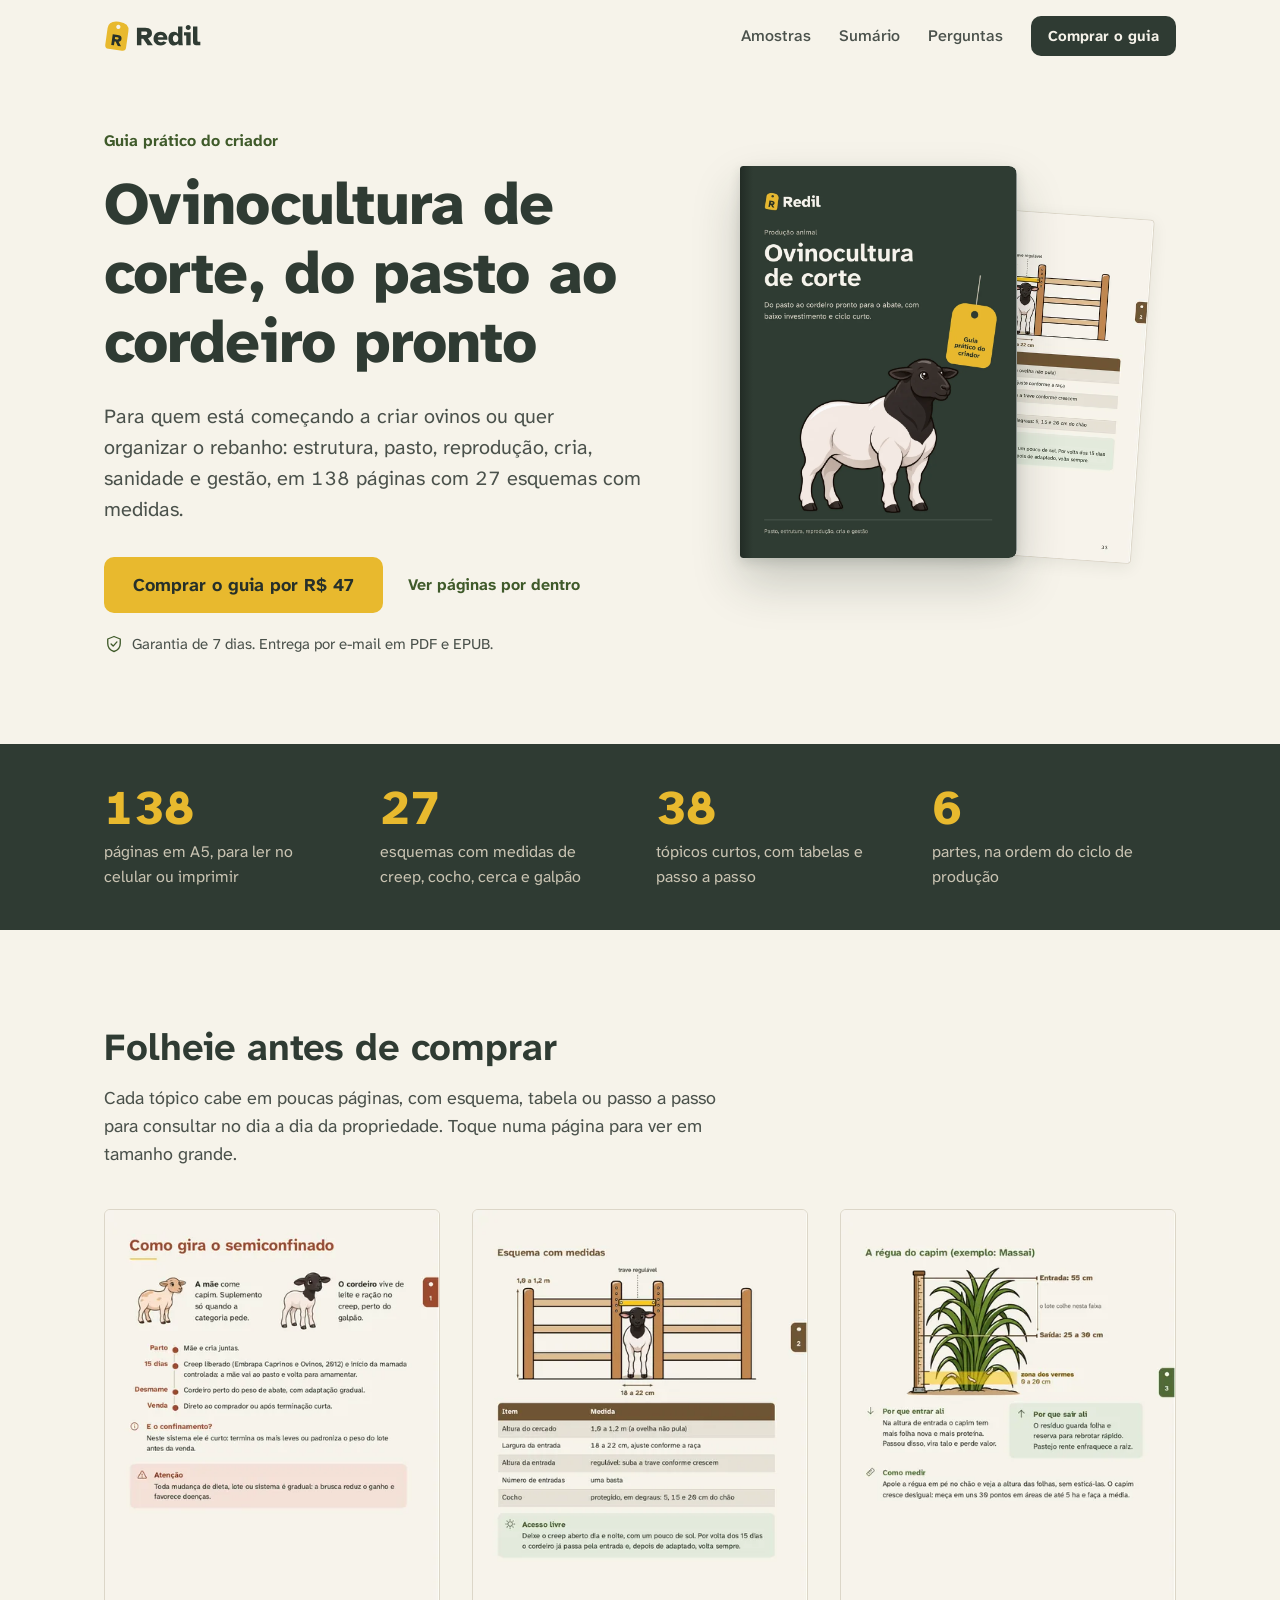
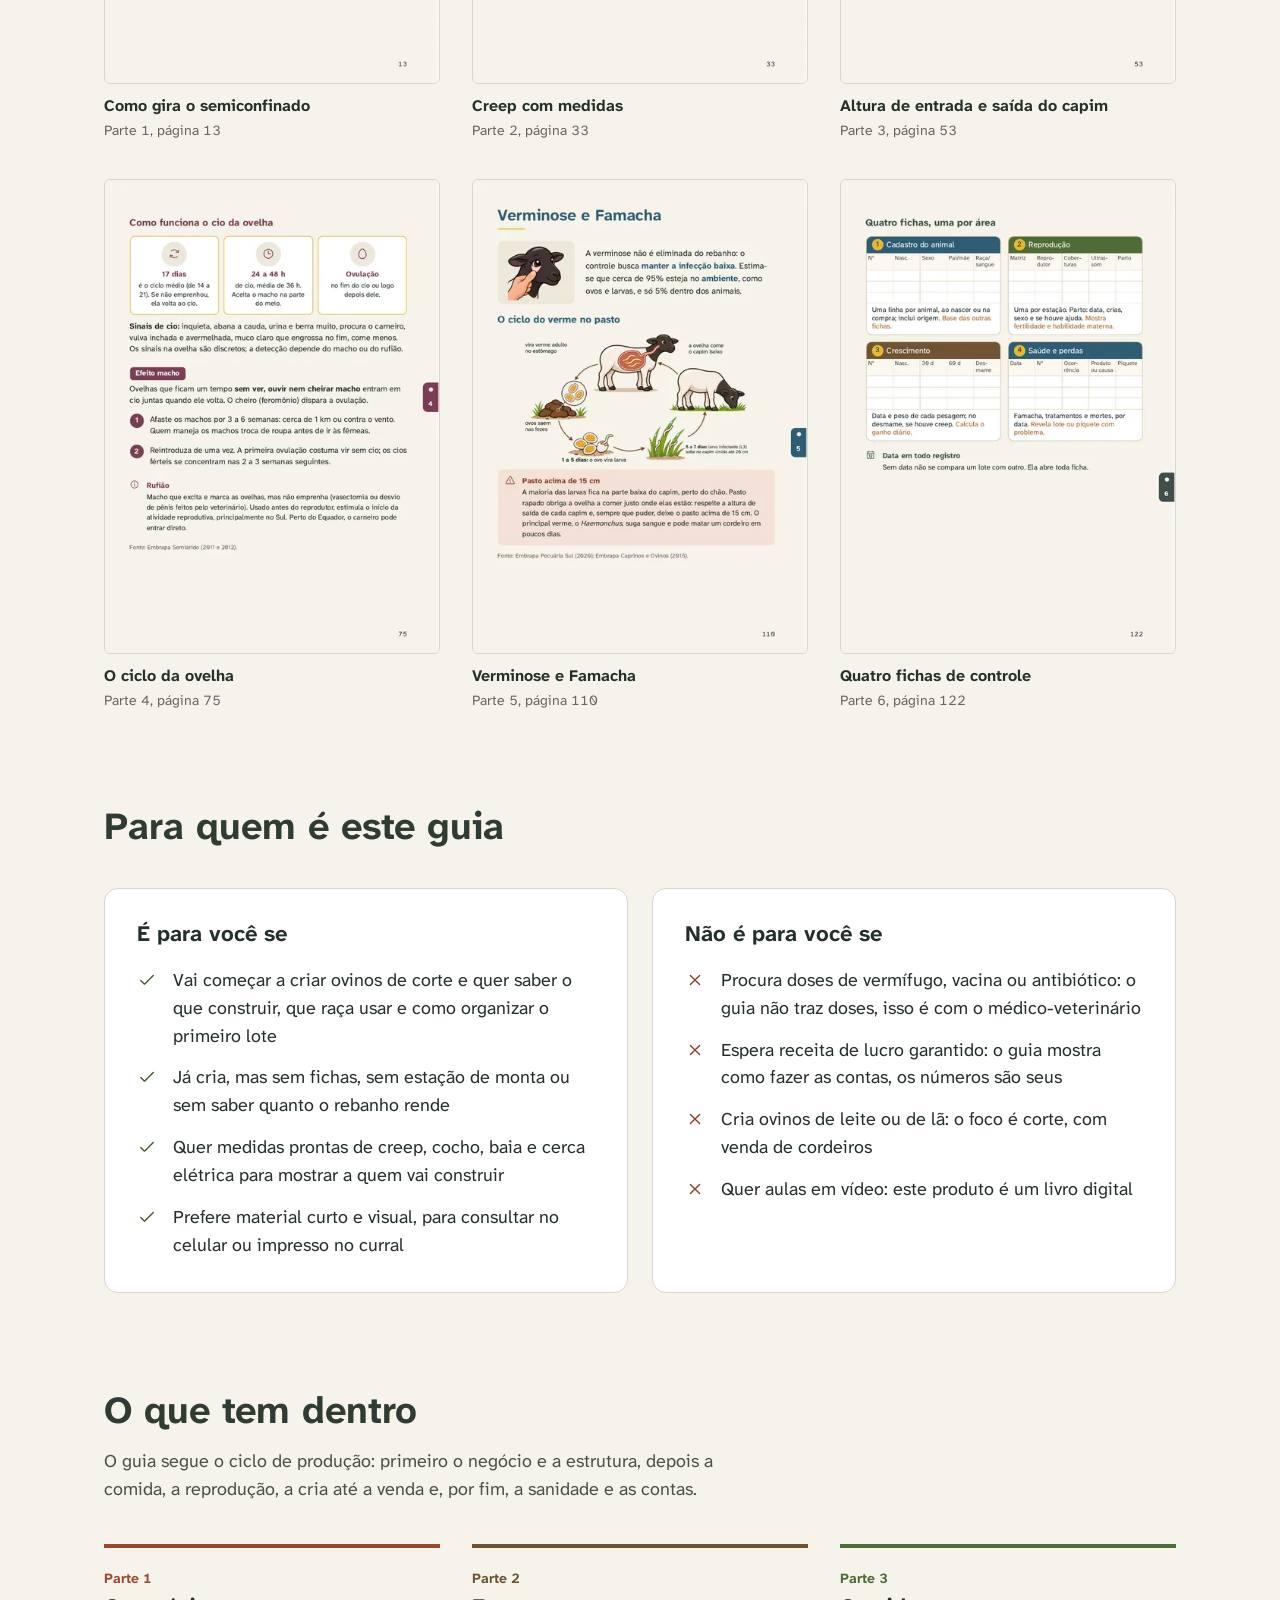
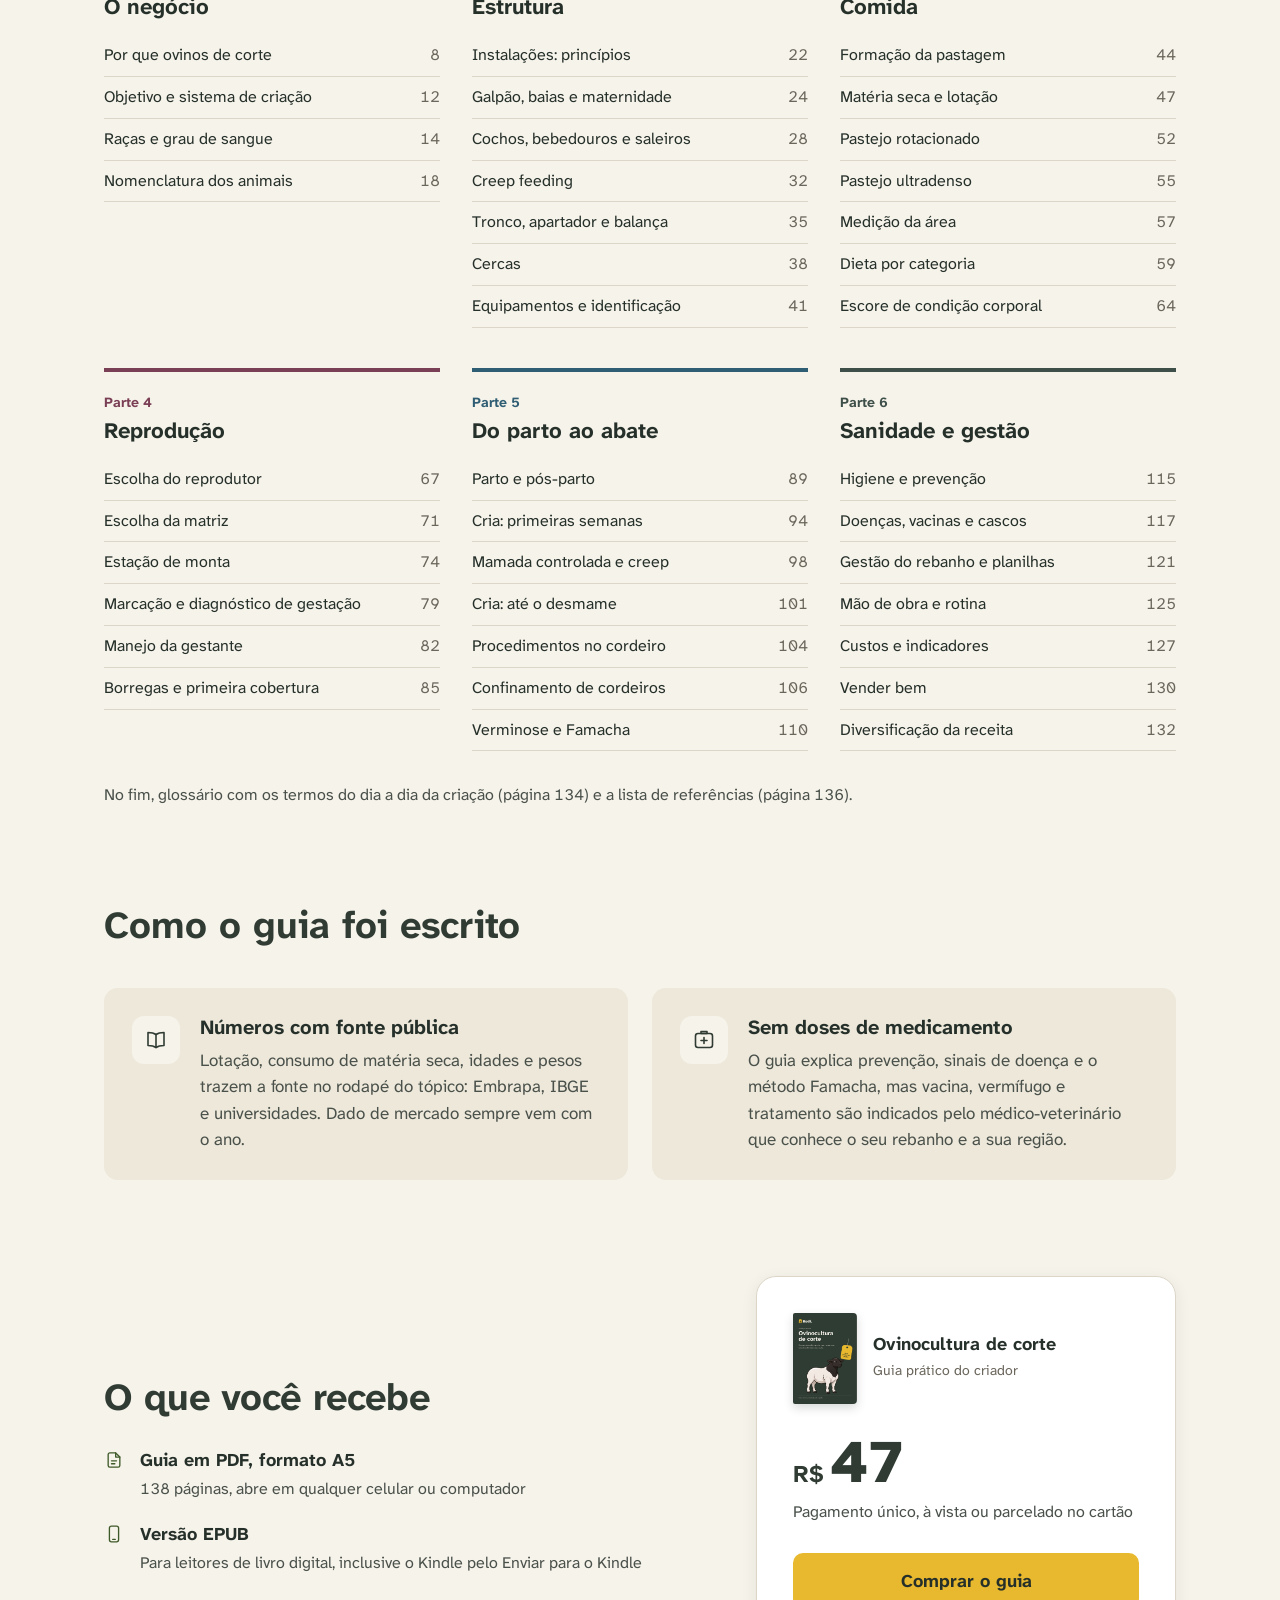
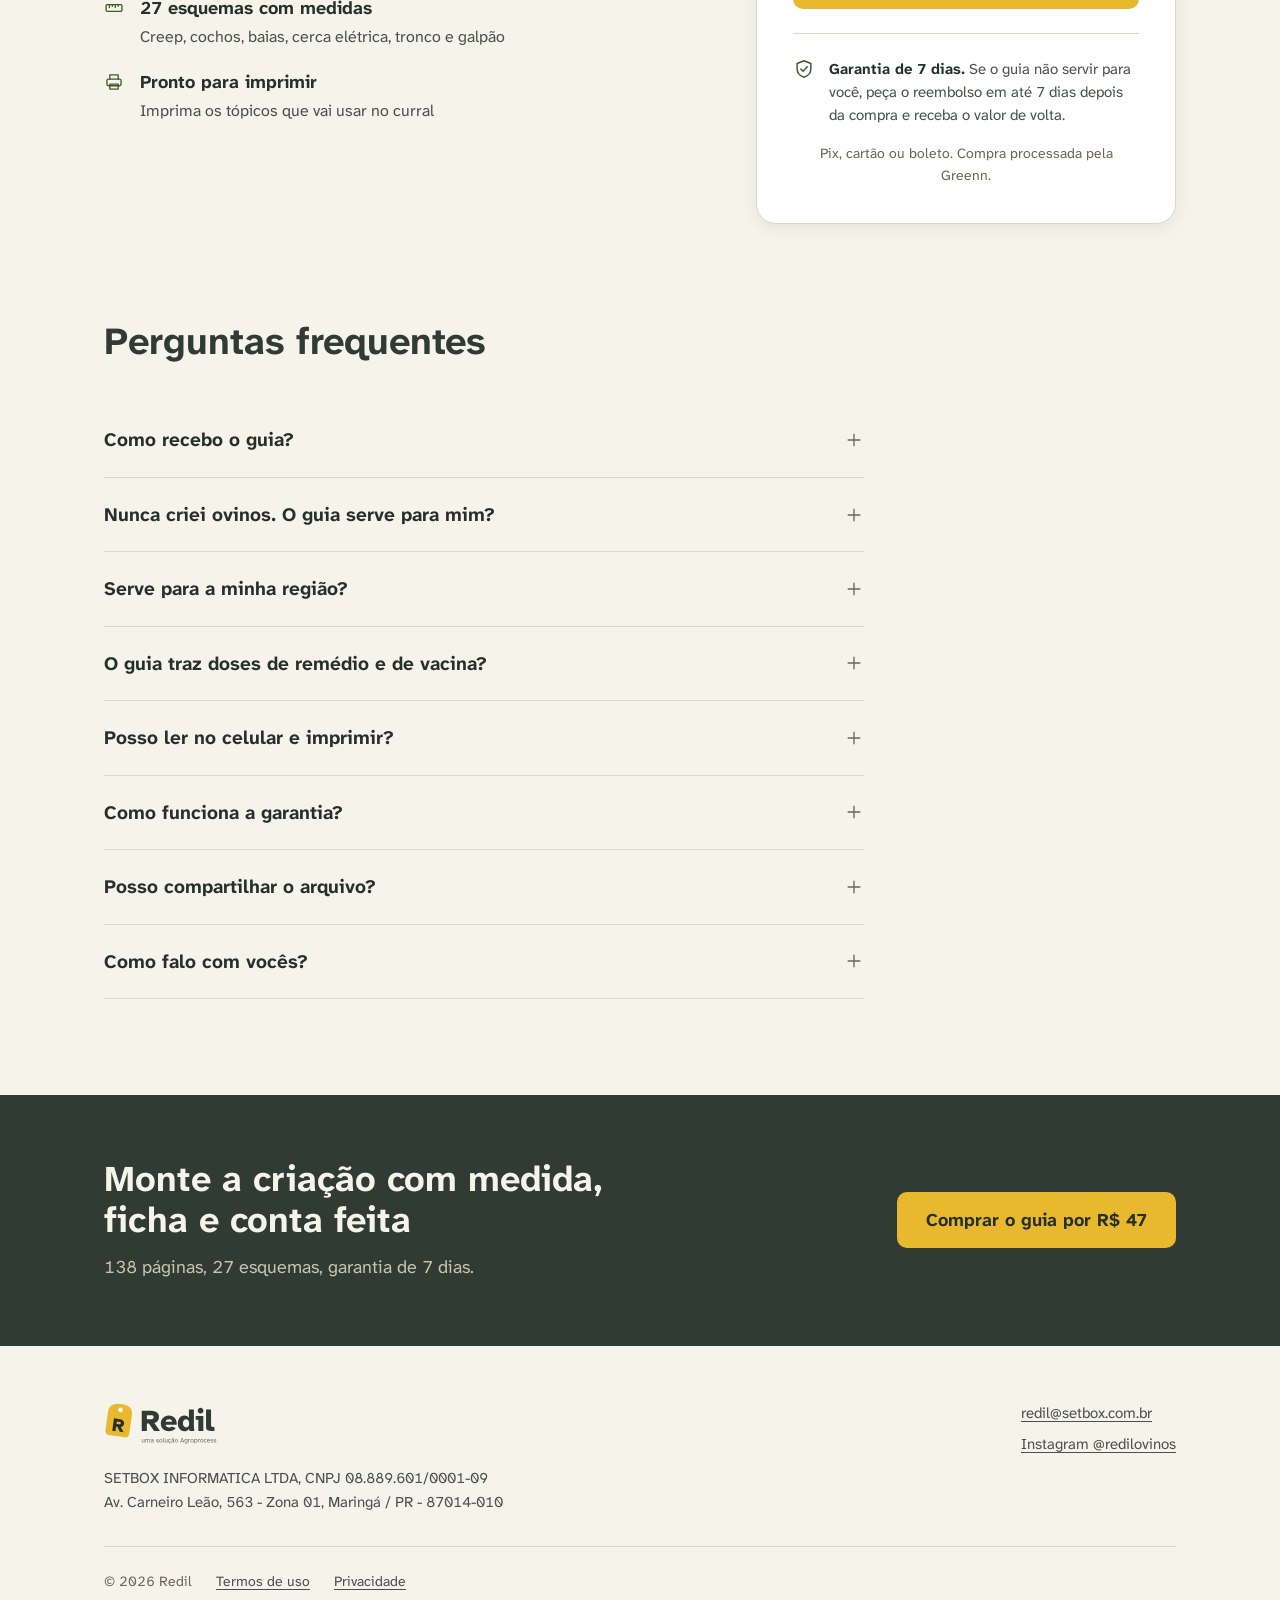
<file: index.html>
<!doctype html>
<html lang="pt-BR">
<head>
<meta charset="utf-8">
<meta name="viewport" content="width=device-width, initial-scale=1">
<title>Ovinocultura de corte: guia prático do criador | Redil</title>
<meta name="description" content="Guia prático de ovinocultura de corte com 138 páginas e 27 esquemas com medidas: negócio, estrutura, pasto, reprodução, cria, sanidade e gestão. Números com fonte pública. PDF e EPUB, garantia de 7 dias.">
<meta name="theme-color" content="#2F3B33">
<meta property="og:type" content="product">
<meta property="og:locale" content="pt_BR">
<meta property="og:site_name" content="Redil">
<meta property="og:title" content="Ovinocultura de corte: guia prático do criador">
<meta property="og:description" content="138 páginas e 27 esquemas com medidas, do pasto ao cordeiro pronto. PDF e EPUB, garantia de 7 dias.">
<link rel="canonical" href="https://redilovinos.com.br/">
<meta property="og:url" content="https://redilovinos.com.br/">
<meta property="og:image" content="https://redilovinos.com.br/img/compartilhar.png">
<meta property="og:image:width" content="1200">
<meta property="og:image:height" content="630">
<meta name="twitter:card" content="summary_large_image">
<link rel="icon" href="img/marca/favicon.ico" sizes="any">
<link rel="icon" href="img/marca/redil-favicon.svg" type="image/svg+xml">
<link rel="apple-touch-icon" href="img/marca/apple-touch-icon.png">
<link rel="preload" href="fontes/atkinson-hyperlegible-next.woff" as="font" type="font/woff" crossorigin>
<link rel="stylesheet" href="estilo.css">
</head>
<body>
<svg width="0" height="0" style="position:absolute" aria-hidden="true">
  <symbol id="i-check" viewBox="0 0 24 24"><path d="M4.5 12.5l4.5 4.5L19.5 6.5"/></symbol>
  <symbol id="i-x" viewBox="0 0 24 24"><path d="M6.5 6.5l11 11M17.5 6.5l-11 11"/></symbol>
  <symbol id="i-escudo" viewBox="0 0 24 24"><path d="M12 3l7.5 3v5.5c0 4.6-3.2 8.2-7.5 9.5-4.3-1.3-7.5-4.9-7.5-9.5V6L12 3z"/><path d="M8.5 12l2.5 2.5 4.5-5"/></symbol>
  <symbol id="i-mais" viewBox="0 0 24 24"><path d="M12 5v14M5 12h14"/></symbol>
  <symbol id="i-livro" viewBox="0 0 24 24"><path d="M12 6.5C10.3 5.2 7.7 4.5 4 4.5v13c3.7 0 6.3.7 8 2 1.7-1.3 4.3-2 8-2v-13c-3.7 0-6.3.7-8 2z"/><path d="M12 6.5v13"/></symbol>
  <symbol id="i-cruz" viewBox="0 0 24 24"><rect x="3.5" y="5.5" width="17" height="14" rx="2.5"/><path d="M9 3.5h6v2H9zM12 9.5v6M9 12.5h6"/></symbol>
  <symbol id="i-arquivo" viewBox="0 0 24 24"><path d="M14 3.5H7a2 2 0 0 0-2 2v13a2 2 0 0 0 2 2h10a2 2 0 0 0 2-2v-10l-5-5z"/><path d="M14 3.5v5h5M9 13h6M9 16.5h4"/></symbol>
  <symbol id="i-celular" viewBox="0 0 24 24"><rect x="6.5" y="2.5" width="11" height="19" rx="2.5"/><path d="M10.5 18.5h3"/></symbol>
  <symbol id="i-impressora" viewBox="0 0 24 24"><path d="M7 8.5V3.5h10v5"/><rect x="3.5" y="8.5" width="17" height="8" rx="2"/><path d="M7 14.5h10v6H7z"/></symbol>
  <symbol id="i-regua" viewBox="0 0 24 24"><rect x="2.5" y="8" width="19" height="8" rx="1.5"/><path d="M6.5 8v3.5M10 8v2M13.5 8v3.5M17 8v2"/></symbol>
</svg>

<a class="pular" href="#conteudo">Pular para o conteúdo</a>

<header class="topo" id="topo">
  <div class="conteiner">
    <a class="marca" href="#conteudo" aria-label="Redil, início"><img src="img/marca/redil-logo.svg" alt="Redil" width="120" height="32"></a>
    <nav aria-label="Seções">
      <a href="#amostras">Amostras</a>
      <a href="#sumario">Sumário</a>
      <a href="#perguntas">Perguntas</a>
      <a class="btn btn-primario comprar" href="#preco">Comprar o guia</a>
    </nav>
  </div>
</header>

<main id="conteudo">
  <section class="heroi" aria-labelledby="titulo">
    <div class="conteiner">
      <div>
        <p class="rotulo">Guia prático do criador</p>
        <h1 id="titulo">Ovinocultura de corte, do pasto ao cordeiro pronto</h1>
        <p class="apoio">Para quem está começando a criar ovinos ou quer organizar o rebanho: estrutura, pasto, reprodução, cria, sanidade e gestão, em 138 páginas com 27 esquemas com medidas.</p>
        <div class="acoes">
          <a class="btn btn-destaque btn-grande comprar" href="#preco">Comprar o guia por R$ 47</a>
          <a class="btn btn-texto" href="#amostras">Ver páginas por dentro</a>
        </div>
        <p class="nota-garantia"><svg class="icone"><use href="#i-escudo"/></svg>Garantia de 7 dias. Entrega por e-mail em PDF e EPUB.</p>
      </div>
      <figure class="livro">
        <div class="pagina"><img src="img/amostras/pagina-33-pequena.webp" alt="" width="440" height="623"></div>
        <div class="capa"><img src="img/capa.webp" alt="Capa do guia Ovinocultura de corte" width="900" height="1274" fetchpriority="high"></div>
      </figure>
    </div>
  </section>

  <section class="faixa" aria-label="O guia em números">
    <div class="conteiner">
      <div><b>138</b><span>páginas em A5, para ler no celular ou imprimir</span></div>
      <div><b>27</b><span>esquemas com medidas de creep, cocho, cerca e galpão</span></div>
      <div><b>38</b><span>tópicos curtos, com tabelas e passo a passo</span></div>
      <div><b>6</b><span>partes, na ordem do ciclo de produção</span></div>
    </div>
  </section>

  <section class="secao" id="amostras" aria-labelledby="titulo-amostras">
    <div class="conteiner">
      <div class="secao-cabeca">
        <h2 id="titulo-amostras">Folheie antes de comprar</h2>
        <p>Cada tópico cabe em poucas páginas, com esquema, tabela ou passo a passo para consultar no dia a dia da propriedade. Toque numa página para ver em tamanho grande.</p>
      </div>
      <div class="amostras">
        <figure>
          <a href="img/amostras/pagina-13.webp"><img src="img/amostras/pagina-13-pequena.webp" alt="Página do guia: como gira o semiconfinado" width="440" height="623" loading="lazy"></a>
          <figcaption>Como gira o semiconfinado<span>Parte 1, página 13</span></figcaption>
        </figure>
        <figure>
          <a href="img/amostras/pagina-33.webp"><img src="img/amostras/pagina-33-pequena.webp" alt="Página do guia: esquema do creep com medidas" width="440" height="623" loading="lazy"></a>
          <figcaption>Creep com medidas<span>Parte 2, página 33</span></figcaption>
        </figure>
        <figure>
          <a href="img/amostras/pagina-53.webp"><img src="img/amostras/pagina-53-pequena.webp" alt="Página do guia: altura de entrada e saída do capim" width="440" height="623" loading="lazy"></a>
          <figcaption>Altura de entrada e saída do capim<span>Parte 3, página 53</span></figcaption>
        </figure>
        <figure>
          <a href="img/amostras/pagina-75.webp"><img src="img/amostras/pagina-75-pequena.webp" alt="Página do guia: ciclo reprodutivo da ovelha" width="440" height="623" loading="lazy"></a>
          <figcaption>O ciclo da ovelha<span>Parte 4, página 75</span></figcaption>
        </figure>
        <figure>
          <a href="img/amostras/pagina-110.webp"><img src="img/amostras/pagina-110-pequena.webp" alt="Página do guia: verminose e método Famacha" width="440" height="623" loading="lazy"></a>
          <figcaption>Verminose e Famacha<span>Parte 5, página 110</span></figcaption>
        </figure>
        <figure>
          <a href="img/amostras/pagina-122.webp"><img src="img/amostras/pagina-122-pequena.webp" alt="Página do guia: as quatro fichas de controle do rebanho" width="440" height="623" loading="lazy"></a>
          <figcaption>Quatro fichas de controle<span>Parte 6, página 122</span></figcaption>
        </figure>
      </div>
    </div>
  </section>

  <section class="secao" aria-labelledby="titulo-publico">
    <div class="conteiner">
      <div class="secao-cabeca">
        <h2 id="titulo-publico">Para quem é este guia</h2>
      </div>
      <div class="publico">
        <div>
          <h3>É para você se</h3>
          <ul class="lista lista-sim">
            <li><svg class="icone"><use href="#i-check"/></svg>Vai começar a criar ovinos de corte e quer saber o que construir, que raça usar e como organizar o primeiro lote</li>
            <li><svg class="icone"><use href="#i-check"/></svg>Já cria, mas sem fichas, sem estação de monta ou sem saber quanto o rebanho rende</li>
            <li><svg class="icone"><use href="#i-check"/></svg>Quer medidas prontas de creep, cocho, baia e cerca elétrica para mostrar a quem vai construir</li>
            <li><svg class="icone"><use href="#i-check"/></svg>Prefere material curto e visual, para consultar no celular ou impresso no curral</li>
          </ul>
        </div>
        <div>
          <h3>Não é para você se</h3>
          <ul class="lista lista-nao">
            <li><svg class="icone"><use href="#i-x"/></svg>Procura doses de vermífugo, vacina ou antibiótico: o guia não traz doses, isso é com o médico-veterinário</li>
            <li><svg class="icone"><use href="#i-x"/></svg>Espera receita de lucro garantido: o guia mostra como fazer as contas, os números são seus</li>
            <li><svg class="icone"><use href="#i-x"/></svg>Cria ovinos de leite ou de lã: o foco é corte, com venda de cordeiros</li>
            <li><svg class="icone"><use href="#i-x"/></svg>Quer aulas em vídeo: este produto é um livro digital</li>
          </ul>
        </div>
      </div>
    </div>
  </section>

  <section class="secao" id="sumario" aria-labelledby="titulo-sumario">
    <div class="conteiner">
      <div class="secao-cabeca">
        <h2 id="titulo-sumario">O que tem dentro</h2>
        <p>O guia segue o ciclo de produção: primeiro o negócio e a estrutura, depois a comida, a reprodução, a cria até a venda e, por fim, a sanidade e as contas.</p>
      </div>
      <div class="sumario">
        <div class="parte" style="--cor: var(--cat-negocio)">
          <p class="numero">Parte 1</p>
          <h3>O negócio</h3>
          <ol>
            <li><span>Por que ovinos de corte</span><span>8</span></li>
            <li><span>Objetivo e sistema de criação</span><span>12</span></li>
            <li><span>Raças e grau de sangue</span><span>14</span></li>
            <li><span>Nomenclatura dos animais</span><span>18</span></li>
          </ol>
        </div>
        <div class="parte" style="--cor: var(--cat-estrutura)">
          <p class="numero">Parte 2</p>
          <h3>Estrutura</h3>
          <ol>
            <li><span>Instalações: princípios</span><span>22</span></li>
            <li><span>Galpão, baias e maternidade</span><span>24</span></li>
            <li><span>Cochos, bebedouros e saleiros</span><span>28</span></li>
            <li><span>Creep feeding</span><span>32</span></li>
            <li><span>Tronco, apartador e balança</span><span>35</span></li>
            <li><span>Cercas</span><span>38</span></li>
            <li><span>Equipamentos e identificação</span><span>41</span></li>
          </ol>
        </div>
        <div class="parte" style="--cor: var(--cat-comida)">
          <p class="numero">Parte 3</p>
          <h3>Comida</h3>
          <ol>
            <li><span>Formação da pastagem</span><span>44</span></li>
            <li><span>Matéria seca e lotação</span><span>47</span></li>
            <li><span>Pastejo rotacionado</span><span>52</span></li>
            <li><span>Pastejo ultradenso</span><span>55</span></li>
            <li><span>Medição da área</span><span>57</span></li>
            <li><span>Dieta por categoria</span><span>59</span></li>
            <li><span>Escore de condição corporal</span><span>64</span></li>
          </ol>
        </div>
        <div class="parte" style="--cor: var(--cat-reproducao)">
          <p class="numero">Parte 4</p>
          <h3>Reprodução</h3>
          <ol>
            <li><span>Escolha do reprodutor</span><span>67</span></li>
            <li><span>Escolha da matriz</span><span>71</span></li>
            <li><span>Estação de monta</span><span>74</span></li>
            <li><span>Marcação e diagnóstico de gestação</span><span>79</span></li>
            <li><span>Manejo da gestante</span><span>82</span></li>
            <li><span>Borregas e primeira cobertura</span><span>85</span></li>
          </ol>
        </div>
        <div class="parte" style="--cor: var(--cat-cria)">
          <p class="numero">Parte 5</p>
          <h3>Do parto ao abate</h3>
          <ol>
            <li><span>Parto e pós-parto</span><span>89</span></li>
            <li><span>Cria: primeiras semanas</span><span>94</span></li>
            <li><span>Mamada controlada e creep</span><span>98</span></li>
            <li><span>Cria: até o desmame</span><span>101</span></li>
            <li><span>Procedimentos no cordeiro</span><span>104</span></li>
            <li><span>Confinamento de cordeiros</span><span>106</span></li>
            <li><span>Verminose e Famacha</span><span>110</span></li>
          </ol>
        </div>
        <div class="parte" style="--cor: var(--cat-sanidade)">
          <p class="numero">Parte 6</p>
          <h3>Sanidade e gestão</h3>
          <ol>
            <li><span>Higiene e prevenção</span><span>115</span></li>
            <li><span>Doenças, vacinas e cascos</span><span>117</span></li>
            <li><span>Gestão do rebanho e planilhas</span><span>121</span></li>
            <li><span>Mão de obra e rotina</span><span>125</span></li>
            <li><span>Custos e indicadores</span><span>127</span></li>
            <li><span>Vender bem</span><span>130</span></li>
            <li><span>Diversificação da receita</span><span>132</span></li>
          </ol>
        </div>
      </div>
      <p class="extras-sumario">No fim, glossário com os termos do dia a dia da criação (página 134) e a lista de referências (página 136).</p>
    </div>
  </section>

  <section class="secao" aria-labelledby="titulo-criterios">
    <div class="conteiner">
      <div class="secao-cabeca">
        <h2 id="titulo-criterios">Como o guia foi escrito</h2>
      </div>
      <div class="criterios">
        <div class="criterio">
          <div class="selo"><svg class="icone"><use href="#i-livro"/></svg></div>
          <div>
            <h3>Números com fonte pública</h3>
            <p>Lotação, consumo de matéria seca, idades e pesos trazem a fonte no rodapé do tópico: Embrapa, IBGE e universidades. Dado de mercado sempre vem com o ano.</p>
          </div>
        </div>
        <div class="criterio">
          <div class="selo"><svg class="icone"><use href="#i-cruz"/></svg></div>
          <div>
            <h3>Sem doses de medicamento</h3>
            <p>O guia explica prevenção, sinais de doença e o método Famacha, mas vacina, vermífugo e tratamento são indicados pelo médico-veterinário que conhece o seu rebanho e a sua região.</p>
          </div>
        </div>
      </div>
    </div>
  </section>

  <section class="secao" id="preco" aria-labelledby="titulo-preco">
    <div class="conteiner compra">
      <div class="recebe">
        <h2 id="titulo-preco">O que você recebe</h2>
        <ul class="lista lista-sim">
          <li><svg class="icone"><use href="#i-arquivo"/></svg><div><strong>Guia em PDF, formato A5</strong><span>138 páginas, abre em qualquer celular ou computador</span></div></li>
          <li><svg class="icone"><use href="#i-celular"/></svg><div><strong>Versão EPUB</strong><span>Para leitores de livro digital, inclusive o Kindle pelo Enviar para o Kindle</span></div></li>
          <li><svg class="icone"><use href="#i-regua"/></svg><div><strong>27 esquemas com medidas</strong><span>Creep, cochos, baias, cerca elétrica, tronco e galpão</span></div></li>
          <li><svg class="icone"><use href="#i-impressora"/></svg><div><strong>Pronto para imprimir</strong><span>Imprima os tópicos que vai usar no curral</span></div></li>
        </ul>
      </div>
      <div class="preco">
        <div class="produto">
          <img src="img/capa.webp" alt="" width="64" height="91" loading="lazy">
          <div><strong>Ovinocultura de corte</strong><span>Guia prático do criador</span></div>
        </div>
        <div class="valor"><small>R$</small>47</div>
        <p class="condicao">Pagamento único, à vista ou parcelado no cartão</p>
        <a class="btn btn-destaque btn-grande comprar" href="#preco">Comprar o guia</a>
        <div class="garantia">
          <svg class="icone"><use href="#i-escudo"/></svg>
          <p><strong>Garantia de 7 dias.</strong> Se o guia não servir para você, peça o reembolso em até 7 dias depois da compra e receba o valor de volta.</p>
        </div>
        <p class="pagamento">Pix, cartão ou boleto. Compra processada pela Greenn.</p>
      </div>
    </div>
  </section>

  <section class="secao" id="perguntas" aria-labelledby="titulo-perguntas">
    <div class="conteiner">
      <div class="secao-cabeca">
        <h2 id="titulo-perguntas">Perguntas frequentes</h2>
      </div>
      <div class="perguntas">
        <details>
          <summary>Como recebo o guia?<svg class="icone"><use href="#i-mais"/></svg></summary>
          <p>Logo que o pagamento é aprovado, você recebe no e-mail da compra os links para baixar o PDF e o EPUB. No Pix e no cartão a aprovação costuma ser imediata; no boleto, leva até 3 dias úteis.</p>
        </details>
        <details>
          <summary>Nunca criei ovinos. O guia serve para mim?<svg class="icone"><use href="#i-mais"/></svg></summary>
          <p>Sim. O guia começa pelo negócio e pelos sistemas de criação, explica os termos técnicos e traz um glossário no fim. Use como ponto de partida e conte com um médico-veterinário e um zootecnista de confiança.</p>
        </details>
        <details>
          <summary>Serve para a minha região?<svg class="icone"><use href="#i-mais"/></svg></summary>
          <p>Os princípios de estrutura, pasto, reprodução e cria valem para todo o país. Capim, época da estação de monta e calendário sanitário mudam conforme o clima: o guia mostra o que considerar, e o técnico da sua região ajuda a fechar os detalhes.</p>
        </details>
        <details>
          <summary>O guia traz doses de remédio e de vacina?<svg class="icone"><use href="#i-mais"/></svg></summary>
          <p>Não. Ele explica prevenção, sinais de doença, o método Famacha e o período de carência, mas a indicação de produto e dose é sempre do médico-veterinário.</p>
        </details>
        <details>
          <summary>Posso ler no celular e imprimir?<svg class="icone"><use href="#i-mais"/></svg></summary>
          <p>Sim. O PDF tem formato A5 e abre em qualquer celular, tablet ou computador, e pode ser impresso. O EPUB ajusta o texto à tela do leitor de livro digital.</p>
        </details>
        <details>
          <summary>Como funciona a garantia?<svg class="icone"><use href="#i-mais"/></svg></summary>
          <p>Você tem 7 dias a partir da compra para pedir o reembolso, sem precisar justificar. O pedido é feito pela Greenn, que processou a compra, ou pelo nosso contato, e o valor volta pela mesma forma de pagamento.</p>
        </details>
        <details>
          <summary>Posso compartilhar o arquivo?<svg class="icone"><use href="#i-mais"/></svg></summary>
          <p>O guia é para uso pessoal de quem comprou. Pode imprimir para usar na sua propriedade, mas não pode revender, distribuir ou publicar o arquivo.</p>
        </details>
        <details>
          <summary>Como falo com vocês?<svg class="icone"><use href="#i-mais"/></svg></summary>
          <p>Pelo e-mail <a href="mailto:redil@setbox.com.br">redil@setbox.com.br</a> ou pelo Instagram <a href="https://www.instagram.com/redilovinos/">@redilovinos</a>.</p>
        </details>
      </div>
    </div>
  </section>

  <section class="chamada" aria-labelledby="titulo-chamada">
    <div class="conteiner">
      <div>
        <h2 id="titulo-chamada">Monte a criação com medida, ficha e conta feita</h2>
        <p>138 páginas, 27 esquemas, garantia de 7 dias.</p>
      </div>
      <a class="btn btn-destaque btn-grande comprar" href="#preco">Comprar o guia por R$ 47</a>
    </div>
  </section>
</main>

<footer class="rodape">
  <div class="conteiner">
    <div>
      <div class="assinatura"><img src="img/marca/redil-assinatura.svg" alt="Redil, uma solução Agroprocess" width="220" height="44"></div>
      <address>
        SETBOX INFORMATICA LTDA, CNPJ 08.889.601/0001-09<br>
        Av. Carneiro Leão, 563 - Zona 01, Maringá / PR - 87014-010
      </address>
    </div>
    <div class="contato">
      <a href="mailto:redil@setbox.com.br">redil@setbox.com.br</a>
      <a href="https://www.instagram.com/redilovinos/">Instagram @redilovinos</a>
    </div>
    <div class="legal">
      <span>© 2026 Redil</span>
      <a href="termos.html">Termos de uso</a>
      <a href="privacidade.html">Privacidade</a>
    </div>
  </div>
</footer>

<script>
  const CHECKOUT = "https://payfast.greenn.com.br/205008?ch_id=145467";
  if (CHECKOUT) document.querySelectorAll("a.comprar").forEach((a) => { a.href = CHECKOUT; });
  const topo = document.getElementById("topo");
  const marcarTopo = () => topo.classList.toggle("rolou", window.scrollY > 8);
  window.addEventListener("scroll", marcarTopo, { passive: true });
  marcarTopo();
</script>
</body>
</html>
</file>
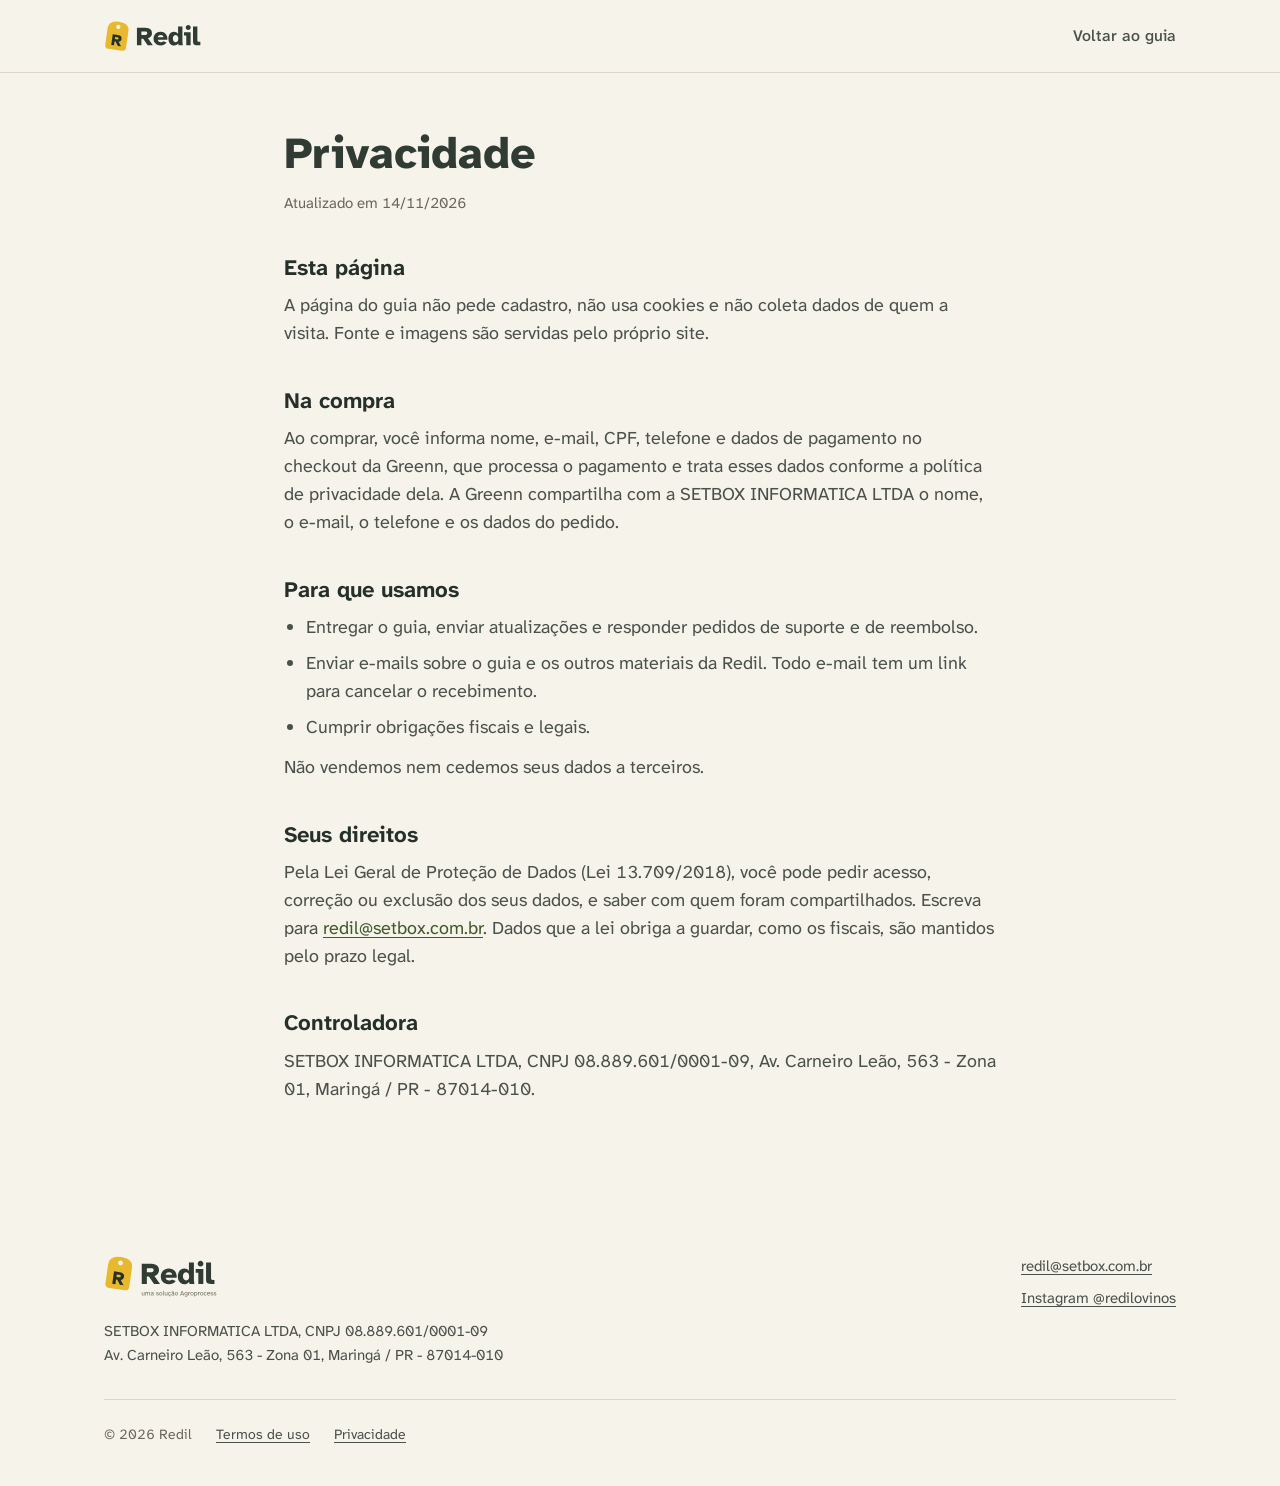
<file: privacidade.html>
<!doctype html>
<html lang="pt-BR">
<head>
<meta charset="utf-8">
<meta name="viewport" content="width=device-width, initial-scale=1">
<title>Privacidade | Redil</title>
<meta name="robots" content="noindex">
<link rel="icon" href="img/marca/favicon.ico" sizes="any">
<link rel="icon" href="img/marca/redil-favicon.svg" type="image/svg+xml">
<link rel="stylesheet" href="estilo.css">
</head>
<body>
<header class="topo rolou">
  <div class="conteiner">
    <a class="marca" href="index.html" aria-label="Redil, página do guia"><img src="img/marca/redil-logo.svg" alt="Redil" width="120" height="32"></a>
    <nav aria-label="Seções"><a href="index.html">Voltar ao guia</a></nav>
  </div>
</header>
<main class="documento">
  <div class="conteiner">
    <h1>Privacidade</h1>
    <p class="atualizado">Atualizado em 14/11/2026</p>
    <h2>Esta página</h2>
    <p>A página do guia não pede cadastro, não usa cookies e não coleta dados de quem a visita. Fonte e imagens são servidas pelo próprio site.</p>
    <h2>Na compra</h2>
    <p>Ao comprar, você informa nome, e-mail, CPF, telefone e dados de pagamento no checkout da Greenn, que processa o pagamento e trata esses dados conforme a política de privacidade dela. A Greenn compartilha com a SETBOX INFORMATICA LTDA o nome, o e-mail, o telefone e os dados do pedido.</p>
    <h2>Para que usamos</h2>
    <ul>
      <li>Entregar o guia, enviar atualizações e responder pedidos de suporte e de reembolso.</li>
      <li>Enviar e-mails sobre o guia e os outros materiais da Redil. Todo e-mail tem um link para cancelar o recebimento.</li>
      <li>Cumprir obrigações fiscais e legais.</li>
    </ul>
    <p>Não vendemos nem cedemos seus dados a terceiros.</p>
    <h2>Seus direitos</h2>
    <p>Pela Lei Geral de Proteção de Dados (Lei 13.709/2018), você pode pedir acesso, correção ou exclusão dos seus dados, e saber com quem foram compartilhados. Escreva para <a href="mailto:redil@setbox.com.br">redil@setbox.com.br</a>. Dados que a lei obriga a guardar, como os fiscais, são mantidos pelo prazo legal.</p>
    <h2>Controladora</h2>
    <p>SETBOX INFORMATICA LTDA, CNPJ 08.889.601/0001-09, Av. Carneiro Leão, 563 - Zona 01, Maringá / PR - 87014-010.</p>
  </div>
</main>
<footer class="rodape">
  <div class="conteiner">
    <div>
      <div class="assinatura"><img src="img/marca/redil-assinatura.svg" alt="Redil, uma solução Agroprocess" width="220" height="44"></div>
      <address>
        SETBOX INFORMATICA LTDA, CNPJ 08.889.601/0001-09<br>
        Av. Carneiro Leão, 563 - Zona 01, Maringá / PR - 87014-010
      </address>
    </div>
    <div class="contato">
      <a href="mailto:redil@setbox.com.br">redil@setbox.com.br</a>
      <a href="https://www.instagram.com/redilovinos/">Instagram @redilovinos</a>
    </div>
    <div class="legal">
      <span>© 2026 Redil</span>
      <a href="termos.html">Termos de uso</a>
      <a href="privacidade.html">Privacidade</a>
    </div>
  </div>
</footer>
</body>
</html>
</file>
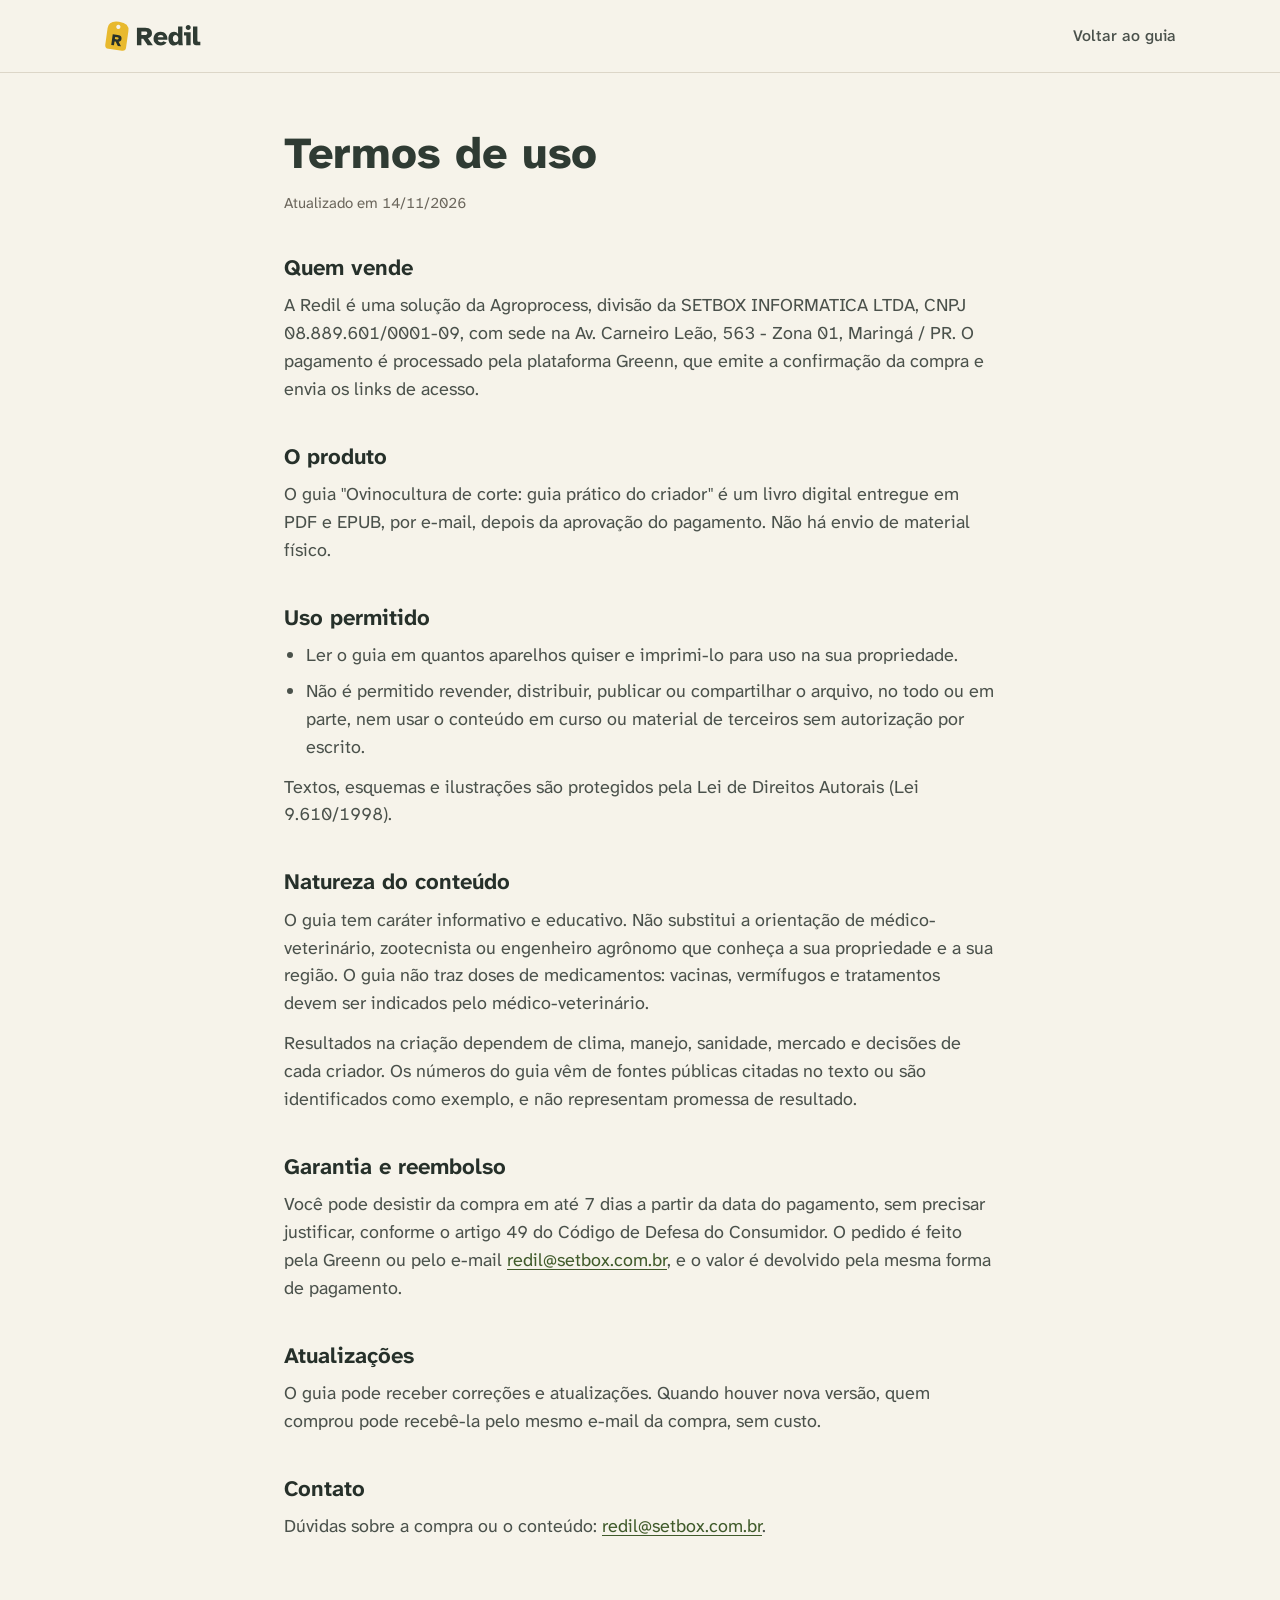
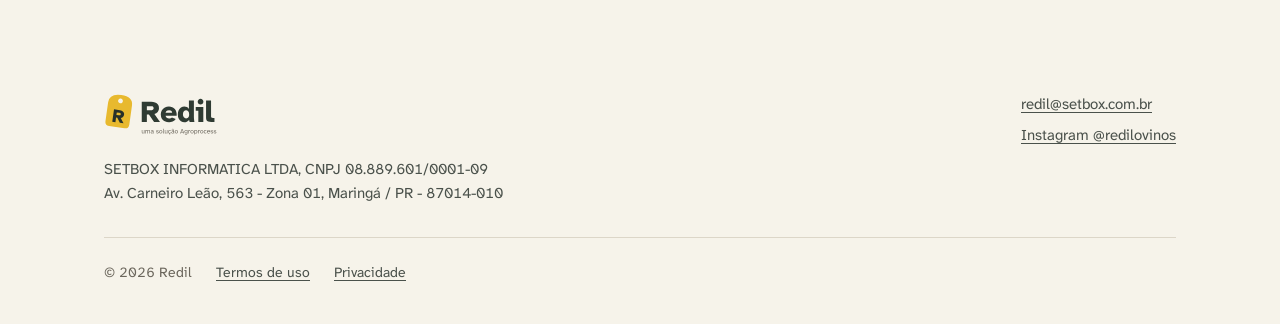
<file: termos.html>
<!doctype html>
<html lang="pt-BR">
<head>
<meta charset="utf-8">
<meta name="viewport" content="width=device-width, initial-scale=1">
<title>Termos de uso | Redil</title>
<meta name="robots" content="noindex">
<link rel="icon" href="img/marca/favicon.ico" sizes="any">
<link rel="icon" href="img/marca/redil-favicon.svg" type="image/svg+xml">
<link rel="stylesheet" href="estilo.css">
</head>
<body>
<header class="topo rolou">
  <div class="conteiner">
    <a class="marca" href="index.html" aria-label="Redil, página do guia"><img src="img/marca/redil-logo.svg" alt="Redil" width="120" height="32"></a>
    <nav aria-label="Seções"><a href="index.html">Voltar ao guia</a></nav>
  </div>
</header>
<main class="documento">
  <div class="conteiner">
    <h1>Termos de uso</h1>
    <p class="atualizado">Atualizado em 14/11/2026</p>
    <h2>Quem vende</h2>
    <p>A Redil é uma solução da Agroprocess, divisão da SETBOX INFORMATICA LTDA, CNPJ 08.889.601/0001-09, com sede na Av. Carneiro Leão, 563 - Zona 01, Maringá / PR. O pagamento é processado pela plataforma Greenn, que emite a confirmação da compra e envia os links de acesso.</p>
    <h2>O produto</h2>
    <p>O guia "Ovinocultura de corte: guia prático do criador" é um livro digital entregue em PDF e EPUB, por e-mail, depois da aprovação do pagamento. Não há envio de material físico.</p>
    <h2>Uso permitido</h2>
    <ul>
      <li>Ler o guia em quantos aparelhos quiser e imprimi-lo para uso na sua propriedade.</li>
      <li>Não é permitido revender, distribuir, publicar ou compartilhar o arquivo, no todo ou em parte, nem usar o conteúdo em curso ou material de terceiros sem autorização por escrito.</li>
    </ul>
    <p>Textos, esquemas e ilustrações são protegidos pela Lei de Direitos Autorais (Lei 9.610/1998).</p>
    <h2>Natureza do conteúdo</h2>
    <p>O guia tem caráter informativo e educativo. Não substitui a orientação de médico-veterinário, zootecnista ou engenheiro agrônomo que conheça a sua propriedade e a sua região. O guia não traz doses de medicamentos: vacinas, vermífugos e tratamentos devem ser indicados pelo médico-veterinário.</p>
    <p>Resultados na criação dependem de clima, manejo, sanidade, mercado e decisões de cada criador. Os números do guia vêm de fontes públicas citadas no texto ou são identificados como exemplo, e não representam promessa de resultado.</p>
    <h2>Garantia e reembolso</h2>
    <p>Você pode desistir da compra em até 7 dias a partir da data do pagamento, sem precisar justificar, conforme o artigo 49 do Código de Defesa do Consumidor. O pedido é feito pela Greenn ou pelo e-mail <a href="mailto:redil@setbox.com.br">redil@setbox.com.br</a>, e o valor é devolvido pela mesma forma de pagamento.</p>
    <h2>Atualizações</h2>
    <p>O guia pode receber correções e atualizações. Quando houver nova versão, quem comprou pode recebê-la pelo mesmo e-mail da compra, sem custo.</p>
    <h2>Contato</h2>
    <p>Dúvidas sobre a compra ou o conteúdo: <a href="mailto:redil@setbox.com.br">redil@setbox.com.br</a>.</p>
  </div>
</main>
<footer class="rodape">
  <div class="conteiner">
    <div>
      <div class="assinatura"><img src="img/marca/redil-assinatura.svg" alt="Redil, uma solução Agroprocess" width="220" height="44"></div>
      <address>
        SETBOX INFORMATICA LTDA, CNPJ 08.889.601/0001-09<br>
        Av. Carneiro Leão, 563 - Zona 01, Maringá / PR - 87014-010
      </address>
    </div>
    <div class="contato">
      <a href="mailto:redil@setbox.com.br">redil@setbox.com.br</a>
      <a href="https://www.instagram.com/redilovinos/">Instagram @redilovinos</a>
    </div>
    <div class="legal">
      <span>© 2026 Redil</span>
      <a href="termos.html">Termos de uso</a>
      <a href="privacidade.html">Privacidade</a>
    </div>
  </div>
</footer>
</body>
</html>
</file>
<file: estilo.css>
@font-face {
  font-family: 'Atkinson Hyperlegible Next';
  src: url('fontes/atkinson-hyperlegible-next.woff') format('woff');
  font-weight: 200 800;
  font-display: swap;
}

:root {
  --papel: #F6F3EA;
  --branco: #FFFFFF;
  --cartao: #EDE8DA;
  --linha: #DCD6C8;
  --apagado: #6B665C;
  --tinta-2: #4A514B;
  --tinta: #26302A;
  --grafite: #2F3B33;
  --grafite-escuro: #232C26;
  --negativo-suave: #C9C3B2;
  --brinco: #E8B92E;
  --brinco-escuro: #C99A14;
  --sucesso: #3F5A2A;
  --sucesso-fundo: #E3EADB;
  --erro: #8E3B22;
  --erro-fundo: #F4E1D8;
  --cat-negocio: #9C4A2F;
  --cat-estrutura: #6E5434;
  --cat-comida: #4F6B36;
  --cat-reproducao: #7A3E55;
  --cat-cria: #2F5D73;
  --cat-sanidade: #3E4F4A;
  --fonte: 'Atkinson Hyperlegible Next', 'Atkinson Hyperlegible', system-ui, sans-serif;
  --raio-controle: 10px;
  --raio-cartao: 14px;
  --raio-painel: 20px;
  --sombra-2: 0 4px 16px rgba(38, 48, 42, 0.08);
  --sombra-livro: 0 24px 48px rgba(38, 48, 42, 0.22), 0 4px 12px rgba(38, 48, 42, 0.14);
  --foco: 0 0 0 3px var(--brinco);
  --largura: 1120px;
  --transicao: 150ms ease-out;
}

*, *::before, *::after { box-sizing: border-box; }

html { scroll-behavior: smooth; -webkit-text-size-adjust: 100%; }

body {
  margin: 0;
  background: var(--papel);
  color: var(--tinta);
  font-family: var(--fonte);
  font-size: 18px;
  line-height: 1.55;
  font-variant-numeric: tabular-nums;
}

img { display: block; max-width: 100%; height: auto; }

a { color: var(--sucesso); text-underline-offset: 3px; }

a:focus-visible, button:focus-visible, summary:focus-visible {
  outline: none;
  box-shadow: var(--foco);
  border-radius: var(--raio-controle);
}

h1, h2, h3 { line-height: 1.15; margin: 0; }

p { margin: 0; }

.pular {
  position: absolute;
  left: 16px;
  top: -64px;
  background: var(--grafite);
  color: var(--papel);
  padding: 12px 16px;
  border-radius: var(--raio-controle);
  z-index: 10;
}

.pular:focus { top: 16px; }

.conteiner {
  width: 100%;
  max-width: var(--largura);
  margin: 0 auto;
  padding: 0 24px;
}

.btn {
  display: inline-flex;
  align-items: center;
  justify-content: center;
  gap: 8px;
  min-height: 48px;
  padding: 0 20px;
  border-radius: var(--raio-controle);
  font: 700 16px/1 var(--fonte);
  text-decoration: none;
  border: 1px solid transparent;
  cursor: pointer;
  transition: background-color var(--transicao);
}

.btn-grande { min-height: 56px; padding: 0 28px; font-size: 18px; }

.btn-primario { background: var(--grafite); color: var(--papel); }
.btn-primario:hover { background: var(--grafite-escuro); }

.btn-destaque { background: var(--brinco); color: var(--tinta); }
.btn-destaque:hover { background: var(--brinco-escuro); }

.btn-texto { color: var(--sucesso); padding: 0 8px; }
.btn-texto:hover { text-decoration: underline; }

.icone { width: 20px; height: 20px; flex: none; fill: none; stroke: currentColor; stroke-width: 1.6; stroke-linecap: round; stroke-linejoin: round; }

.topo {
  position: sticky;
  top: 0;
  z-index: 5;
  background: rgba(246, 243, 234, 0.94);
  backdrop-filter: blur(8px);
  border-bottom: 1px solid transparent;
}

.topo.rolou { border-bottom-color: var(--linha); }

.topo .conteiner {
  display: flex;
  align-items: center;
  justify-content: space-between;
  gap: 24px;
  height: 72px;
}

.topo .marca img { height: 32px; width: auto; }

.topo nav { display: flex; align-items: center; gap: 28px; }

.topo nav a:not(.btn) {
  color: var(--tinta-2);
  font-weight: 500;
  font-size: 16px;
  text-decoration: none;
}

.topo nav a:not(.btn):hover { color: var(--tinta); }

.topo .btn { min-height: 40px; padding: 0 16px; font-size: 15px; }

.heroi { padding: 56px 0 88px; }

.heroi .conteiner {
  display: grid;
  grid-template-columns: minmax(0, 1.05fr) minmax(0, 0.95fr);
  gap: 48px;
  align-items: center;
}

.heroi .rotulo {
  color: var(--sucesso);
  font-weight: 700;
  font-size: 16px;
  margin-bottom: 16px;
}

.heroi h1 {
  font-size: clamp(40px, 5.2vw, 60px);
  font-weight: 800;
  letter-spacing: -0.015em;
  color: var(--grafite);
  max-width: 13ch;
}

.heroi .apoio {
  margin-top: 24px;
  font-size: 20px;
  color: var(--tinta-2);
  max-width: 34em;
}

.heroi .acoes {
  display: flex;
  flex-wrap: wrap;
  align-items: center;
  gap: 12px 16px;
  margin-top: 32px;
}

.nota-garantia {
  display: flex;
  align-items: center;
  gap: 8px;
  margin-top: 20px;
  font-size: 15px;
  color: var(--tinta-2);
}

.nota-garantia .icone { color: var(--sucesso); }

.livro {
  position: relative;
  margin: 0;
  justify-self: center;
  width: min(100%, 420px);
  aspect-ratio: 1 / 1.08;
}

.livro .pagina,
.livro .capa {
  position: absolute;
  aspect-ratio: 1284 / 1818;
  border-radius: 3px 8px 8px 3px;
}

.livro .pagina {
  right: 0;
  top: 10%;
  width: 58%;
  border-radius: 4px;
  box-shadow: var(--sombra-2);
  border: 1px solid var(--linha);
  background: var(--branco);
  transform: rotate(4deg);
}

.livro .capa {
  left: 4%;
  top: 0;
  width: 66%;
  box-shadow: var(--sombra-livro);
  overflow: hidden;
}

.livro .capa::after {
  content: '';
  position: absolute;
  inset: 0 auto 0 0;
  width: 5%;
  background: linear-gradient(90deg, rgba(0, 0, 0, 0.28), rgba(0, 0, 0, 0));
}

.livro img { width: 100%; height: 100%; object-fit: cover; border-radius: inherit; }

.faixa { background: var(--grafite); color: var(--papel); }

.faixa .conteiner {
  display: grid;
  grid-template-columns: repeat(4, minmax(0, 1fr));
  gap: 32px;
  padding-top: 40px;
  padding-bottom: 40px;
}

.faixa b {
  display: block;
  font-size: 48px;
  font-weight: 800;
  line-height: 1;
  color: var(--brinco);
}

.faixa span { display: block; margin-top: 8px; font-size: 16px; color: var(--negativo-suave); max-width: 22ch; }

.secao { padding: 96px 0; }

.secao + .secao { padding-top: 0; }

.secao-cabeca { max-width: 640px; margin-bottom: 40px; }

.secao-cabeca h2 { font-size: clamp(30px, 3.4vw, 38px); font-weight: 700; color: var(--grafite); }

.secao-cabeca p { margin-top: 16px; color: var(--tinta-2); }

.amostras {
  display: grid;
  grid-template-columns: repeat(3, minmax(0, 1fr));
  gap: 40px 32px;
}

.amostras figure { margin: 0; scroll-snap-align: start; }

.amostras a {
  display: block;
  border-radius: 6px;
  background: var(--branco);
  border: 1px solid var(--linha);
  overflow: hidden;
  transition: box-shadow var(--transicao);
}

.amostras a:hover { box-shadow: var(--sombra-2); }

.amostras img { width: 100%; aspect-ratio: 1284 / 1818; object-fit: cover; }

.amostras figcaption { margin-top: 12px; font-size: 16px; font-weight: 700; line-height: 1.3; }

.amostras figcaption span { display: block; margin-top: 4px; font-weight: 400; font-size: 14px; color: var(--apagado); }

.publico {
  display: grid;
  grid-template-columns: repeat(2, minmax(0, 1fr));
  gap: 24px;
}

.publico > div {
  background: var(--branco);
  border: 1px solid var(--linha);
  border-radius: var(--raio-cartao);
  padding: 32px;
}

.publico h3 { font-size: 22px; font-weight: 700; margin-bottom: 20px; }

.lista { list-style: none; margin: 0; padding: 0; display: grid; gap: 14px; }

.lista li { display: grid; grid-template-columns: 24px 1fr; gap: 12px; align-items: start; }

.lista .icone { margin-top: 3px; }

.lista-sim .icone { color: var(--sucesso); }

.lista-nao .icone { color: var(--erro); }

.sumario {
  display: grid;
  grid-template-columns: repeat(3, minmax(0, 1fr));
  gap: 40px 32px;
}

.parte { border-top: 4px solid var(--cor); padding-top: 20px; }

.parte .numero { font-size: 14px; font-weight: 700; color: var(--cor); }

.parte h3 { font-size: 22px; font-weight: 700; margin: 4px 0 16px; }

.parte ol { list-style: none; margin: 0; padding: 0; }

.parte li {
  display: flex;
  justify-content: space-between;
  gap: 16px;
  padding: 8px 0;
  border-bottom: 1px solid var(--linha);
  font-size: 16px;
}

.parte li span:last-child { color: var(--apagado); }

.extras-sumario { margin-top: 32px; font-size: 16px; color: var(--tinta-2); }

.criterios {
  display: grid;
  grid-template-columns: repeat(2, minmax(0, 1fr));
  gap: 24px;
}

.criterio {
  display: grid;
  grid-template-columns: 48px 1fr;
  gap: 20px;
  padding: 28px;
  background: var(--cartao);
  border-radius: var(--raio-cartao);
}

.criterio .selo {
  display: grid;
  place-items: center;
  width: 48px;
  height: 48px;
  border-radius: 12px;
  background: var(--papel);
  color: var(--grafite);
}

.criterio .selo .icone { width: 24px; height: 24px; }

.criterio h3 { font-size: 20px; font-weight: 700; margin-bottom: 8px; }

.criterio p { color: var(--tinta-2); font-size: 17px; }

.compra {
  display: grid;
  grid-template-columns: minmax(0, 1fr) minmax(0, 420px);
  gap: 64px;
  align-items: center;
}

.compra .recebe h2 { font-size: clamp(30px, 3.4vw, 38px); color: var(--grafite); margin-bottom: 28px; }

.compra .recebe .lista { gap: 18px; }

.compra .recebe .lista strong { display: block; }

.compra .recebe .lista span { color: var(--tinta-2); font-size: 16px; }

.preco {
  background: var(--branco);
  border: 1px solid var(--linha);
  border-radius: var(--raio-painel);
  padding: 36px;
  box-shadow: var(--sombra-2);
}

.preco .produto { display: flex; gap: 16px; align-items: center; margin-bottom: 28px; }

.preco .produto img { width: 64px; border-radius: 2px 4px 4px 2px; box-shadow: 0 4px 10px rgba(38, 48, 42, 0.18); }

.preco .produto strong { display: block; font-size: 18px; line-height: 1.25; }

.preco .produto span { font-size: 14px; color: var(--apagado); }

.preco .valor { font-size: 60px; font-weight: 800; line-height: 1; color: var(--grafite); letter-spacing: -0.02em; }

.preco .valor small { font-size: 24px; font-weight: 700; margin-right: 6px; letter-spacing: 0; }

.preco .condicao { margin-top: 8px; font-size: 16px; color: var(--tinta-2); }

.preco .btn { width: 100%; margin-top: 28px; }

.preco .garantia {
  display: grid;
  grid-template-columns: 24px 1fr;
  gap: 12px;
  margin-top: 24px;
  padding-top: 24px;
  border-top: 1px solid var(--linha);
  font-size: 15px;
  color: var(--tinta-2);
}

.preco .garantia .icone { color: var(--sucesso); width: 22px; height: 22px; }

.preco .garantia strong { color: var(--tinta); }

.preco .pagamento { margin-top: 16px; font-size: 14px; color: var(--apagado); text-align: center; }

.perguntas { max-width: 760px; }

.perguntas details { border-bottom: 1px solid var(--linha); }

.perguntas summary {
  display: flex;
  justify-content: space-between;
  align-items: center;
  gap: 24px;
  padding: 22px 0;
  font-weight: 700;
  font-size: 19px;
  cursor: pointer;
  list-style: none;
}

.perguntas summary::-webkit-details-marker { display: none; }

.perguntas summary .icone { color: var(--apagado); transition: transform var(--transicao); }

.perguntas details[open] summary .icone { transform: rotate(45deg); }

.perguntas details p { padding: 0 0 24px; color: var(--tinta-2); max-width: 64ch; }

.perguntas details p + p { margin-top: -12px; }

.chamada { background: var(--grafite); color: var(--papel); }

.chamada .conteiner {
  display: grid;
  grid-template-columns: minmax(0, 1fr) auto;
  gap: 32px;
  align-items: center;
  padding-top: 64px;
  padding-bottom: 64px;
}

.chamada h2 { font-size: clamp(28px, 3vw, 36px); font-weight: 700; max-width: 22ch; }

.chamada p { margin-top: 12px; color: var(--negativo-suave); }

.rodape { padding: 56px 0 40px; font-size: 15px; color: var(--tinta-2); }

.rodape .conteiner {
  display: grid;
  grid-template-columns: minmax(0, 1fr) auto;
  gap: 32px 48px;
  align-items: start;
}

.rodape .assinatura img { height: 44px; width: auto; }

.rodape address { font-style: normal; margin-top: 20px; line-height: 1.6; }

.rodape .contato { display: grid; gap: 8px; justify-items: start; }

.rodape a { color: var(--tinta-2); }

.rodape a:hover { color: var(--tinta); }

.rodape .legal {
  grid-column: 1 / -1;
  display: flex;
  flex-wrap: wrap;
  gap: 8px 24px;
  padding-top: 24px;
  border-top: 1px solid var(--linha);
  font-size: 14px;
  color: var(--apagado);
}

.documento { padding: 56px 0 96px; }

.documento .conteiner { max-width: 760px; }

.documento h1 { font-size: clamp(32px, 4vw, 44px); font-weight: 800; color: var(--grafite); }

.documento .atualizado { margin-top: 12px; color: var(--apagado); font-size: 15px; }

.documento h2 { font-size: 22px; font-weight: 700; margin: 40px 0 12px; }

.documento p, .documento li { color: var(--tinta-2); }

.documento p + p, .documento ul + p { margin-top: 12px; }

.documento ul { padding-left: 22px; margin: 12px 0 0; display: grid; gap: 8px; }

@media (max-width: 960px) {
  .sumario { grid-template-columns: repeat(2, minmax(0, 1fr)); }
  .compra { grid-template-columns: 1fr; gap: 48px; }
  .compra .preco { max-width: 480px; }
  .faixa .conteiner { grid-template-columns: repeat(2, minmax(0, 1fr)); }
  .amostras {
    grid-template-columns: none;
    grid-auto-flow: column;
    grid-auto-columns: 40%;
    gap: 20px;
    overflow-x: auto;
    scroll-snap-type: x mandatory;
    padding: 4px 4px 16px;
    margin: 0 -4px;
  }
}

@media (max-width: 760px) {
  body { font-size: 17px; }
  .conteiner { padding: 0 16px; }
  .topo .conteiner { height: 64px; }
  .topo .marca img { height: 28px; }
  .topo nav a:not(.btn) { display: none; }
  .heroi { padding: 32px 0 64px; }
  .heroi .conteiner { grid-template-columns: 1fr; gap: 40px; }
  .heroi h1 { font-size: 40px; }
  .heroi .apoio { font-size: 18px; }
  .heroi .acoes .btn-destaque { width: 100%; }
  .livro { width: min(100%, 340px); }
  .faixa .conteiner { gap: 24px 16px; padding-top: 32px; padding-bottom: 32px; }
  .faixa b { font-size: 38px; }
  .secao { padding: 64px 0; }
  .secao-cabeca { margin-bottom: 28px; }
  .amostras { grid-auto-columns: 72%; gap: 16px; }
  .publico, .criterios, .sumario { grid-template-columns: 1fr; }
  .publico > div { padding: 24px; }
  .criterio { grid-template-columns: 1fr; gap: 16px; padding: 24px; }
  .preco { padding: 28px 24px; }
  .chamada .conteiner { grid-template-columns: 1fr; padding-top: 48px; padding-bottom: 48px; }
  .chamada .btn { width: 100%; }
  .rodape .conteiner { grid-template-columns: 1fr; }
}

@media (prefers-reduced-motion: reduce) {
  html { scroll-behavior: auto; }
  * { transition: none !important; }
}
</file>
